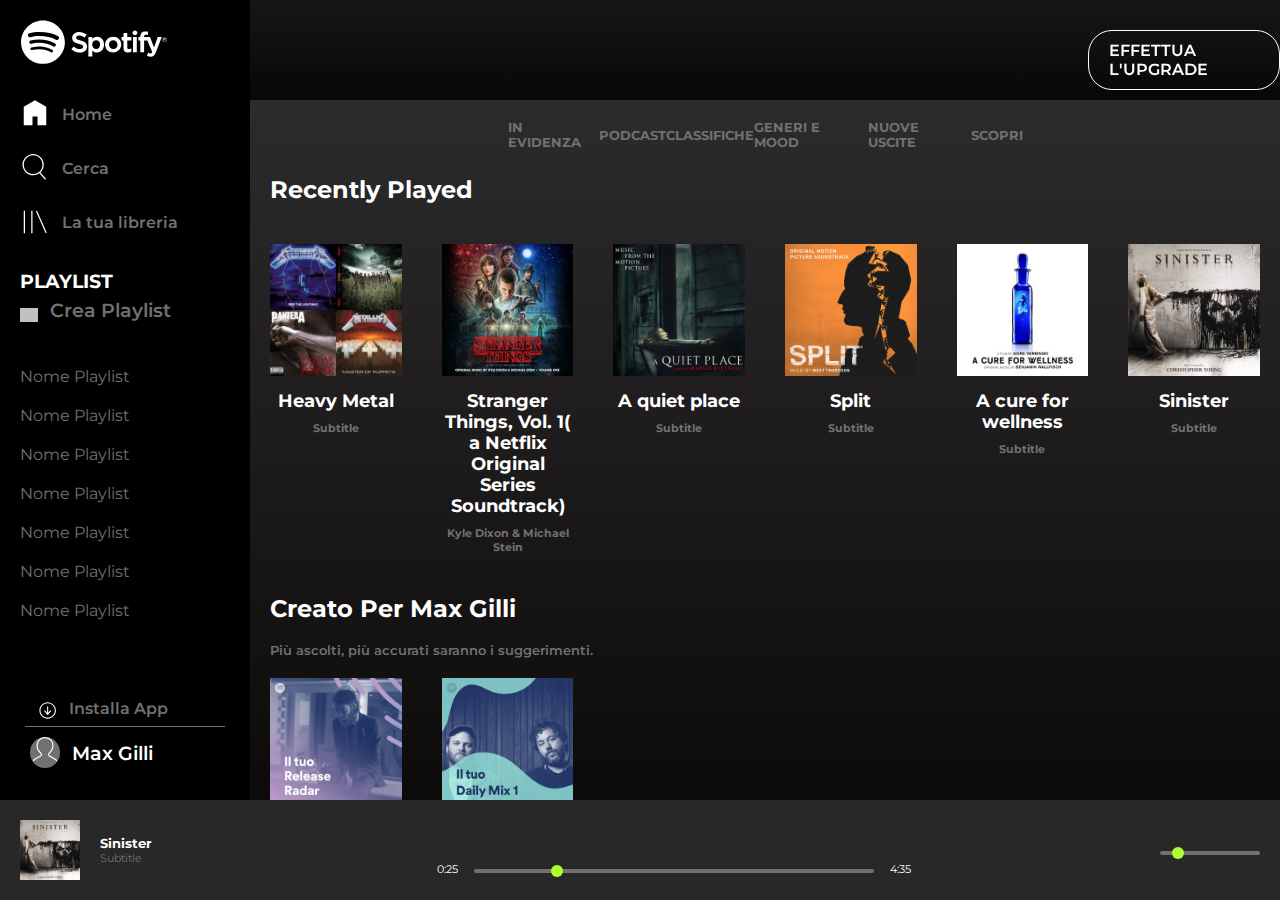
<file: index.html>
<!DOCTYPE html>
<html lang="en">
    <head>
        <link rel="icon" href="img/icon.jpg">
        <link rel="stylesheet" href="https://cdnjs.cloudflare.com/ajax/libs/font-awesome/6.4.2/css/all.min.css" integrity="sha512-z3gLpd7yknf1YoNbCzqRKc4qyor8gaKU1qmn+CShxbuBusANI9QpRohGBreCFkKxLhei6S9CQXFEbbKuqLg0DA==" crossorigin="anonymous" referrerpolicy="no-referrer" />
        <link rel="preconnect" href="https://fonts.googleapis.com">
        <link rel="preconnect" href="https://fonts.gstatic.com" crossorigin>
        <link href="https://fonts.googleapis.com/css2?family=Montserrat:ital,wght@0,100;0,200;0,400;0,500;0,600;0,700;0,800;0,900;1,600&display=swap" rel="stylesheet">
        <link rel="stylesheet" href="css/style.css">
        <meta charset="UTF-8">
        <meta name="viewport" content="width=device-width, initial-scale=1.0">
        <title>Spotify</title>
    </head>
    <body>
        <div class="wrapper">
            <main>
                <div class="small-header">
                    <div class="btn upgrade weight-600 px-20 py-10">EFFETTUA L'UPGRADE</div>
                </div>
                <aside class="side-bar">
                    <div class="top-sidebar">
                        <img class="logo py-20 px-20" src="img/logo.svg" alt="SpotifyLogo">
                        <img class="logo-small" src="img/logo-small.svg" alt="Logo">
                        <div class="option-container py-10">
                            <img class="icon-size" src="img/home.svg" alt="Home">
                            <p class="icon-text text-grey weight-600">Home</p>
                        </div>
                        <div class="option-container py-10">
                            <img class="icon-size" src="img/search.svg" alt="Cerca">
                            <p class="icon-text text-grey weight-600">Cerca</p>
                        </div>
                        <div class="option-container py-10">
                            <img class="icon-size" src="img/libreria.svg" alt="Libreria">
                            <p class="icon-text text-grey weight-600">La tua libreria</p>
                        </div>
                        <div class="playlist py-10">
                            <h3 class="py-10 px-20">PLAYLIST</h3>
                            <i class="plus fa-solid fa-plus"></i>
                            <p class="icon-text plus-text weight-600 text-grey mbot-20 font-1-2rem">Crea Playlist</p>
                        </div>    
                        <div class="nome-playlist">
                            <ul>
                                <li class="nome py-10 px-20 weight-400 text-grey">Nome Playlist</li>
                                <li class="nome py-10 px-20 weight-400 text-grey">Nome Playlist</li>
                                <li class="nome py-10 px-20 weight-400 text-grey">Nome Playlist</li>
                                <li class="nome py-10 px-20 weight-400 text-grey">Nome Playlist</li>
                                <li class="nome py-10 px-20 weight-400 text-grey">Nome Playlist</li>
                                <li class="nome py-10 px-20 weight-400 text-grey">Nome Playlist</li>
                                <li class="nome py-10 px-20 weight-400 text-grey">Nome Playlist</li>
                            </ul>
                        </div>
                    </div>
                    <div class="bottom-sidebar">
                        <div class="border-bottom px-10">
                            <img class="download" src="img/download.svg" alt="Download">
                            <p class="icon-text text-grey weight-600">Installa App</p>
                        </div>
                        <div class="profile-container py-10 px-10">
                            <img class="profile" src="img/profile.svg" alt="Profile">
                            <p class="icon-text weight-600 font-1-2rem px">Max Gilli</p>
                        </div>
                    </div>   
                </aside>
                <section class="main-content">
                    <nav class="main-navbar">
                        <ul class="nav-flex">
                            <li class="li-hover text-grey bold font-0-8rem ptop-20">IN EVIDENZA
                                <div class="border"></div>
                            </li>
                            <li class="li-hover text-grey bold font-0-8rem ptop-20">PODCAST
                                <div class="border"></div>
                            </li>
                            <li class="li-hover text-grey bold font-0-8rem ptop-20">CLASSIFICHE
                                <div class="border"></div>
                            </li>
                            <li class="li-hover text-grey bold font-0-8rem ptop-20">GENERI E MOOD
                                <div class="border"></div>
                            </li>
                            <li class="li-hover text-grey bold font-0-8rem ptop-20">NUOVE USCITE
                                <div class="border"></div>
                            </li>
                            <li class="li-hover text-grey bold font-0-8rem ptop-20">SCOPRI
                                <div class="border"></div>
                            </li>
                        </ul>
                    </nav>
                    <section class="main-section">
                        <h2 class="px-20 py-20">Recently Played</h2>
                        <div class="card-wrapper">
                            <div class="card px-20 py-20">
                                <div class="card-img">
                                    <div class="play-button">
                                        <i class="fa-solid fa-play circle"></i>
                                        <div class="dark-layer"></div>
                                    </div>
                                    <img src="img/metal_lifting.jpg" alt="Heavy Metal">
                                </div>
                                <div class="card-text">
                                    <h4 class="font-1-1rem text-align py-10">Heavy Metal</h4>
                                    <p class="font-0-6rem text-align bold text-grey">Subtitle</p>
                                </div>
                            </div>
                            <div class="card px-20 py-20">
                                <div class="card-img">
                                    <div class="play-button">
                                        <i class="fa-solid fa-play circle"></i>
                                        <div class="dark-layer"></div>
                                    </div>
                                    <img src="img/stranger.jpeg" alt="Stranger Things">
                                </div>
                                <div class="card-text">
                                    <h4 class="font-1-1rem text-align py-10">Stranger Things, Vol. 1( a Netflix Original Series Soundtrack)</h4>
                                    <p class="font-0-6rem text-align bold text-grey">Kyle Dixon & Michael Stein</p>
                                </div>
                            </div>
                            <div class="card px-20 py-20">
                                <div class="card-img">
                                    <div class="play-button">
                                        <i class="fa-solid fa-play circle"></i>
                                        <div class="dark-layer"></div>
                                    </div>
                                    <img src="img/aquietplace.jpeg" alt="A Quiet Place">
                                </div>
                                <div class="card-text">
                                    <h4 class="font-1-1rem text-align py-10">A quiet place</h4>
                                    <p class="font-0-6rem text-align bold text-grey">Subtitle</p>
                                </div>
                            </div>
                            <div class="card px-20 py-20">
                                <div class="card-img">
                                    <div class="play-button">
                                        <i class="fa-solid fa-play circle"></i>
                                        <div class="dark-layer"></div>
                                    </div>
                                    <img src="img/split.jpeg" alt="Split">
                                </div>
                                <div class="card-text">
                                    <h4 class="font-1-1rem text-align py-10">Split</h4>
                                    <p class="font-0-6rem text-align bold text-grey">Subtitle</p>
                                </div>
                            </div>
                            <div class="card px-20 py-20">
                                <div class="card-img">
                                    <div class="play-button">
                                        <i class="fa-solid fa-play circle"></i>
                                        <div class="dark-layer"></div>
                                    </div>
                                    <img src="img/cure.jpeg" alt="A Cure for Wellness">
                                </div>
                                <div class="card-text">
                                    <h4 class="font-1-1rem text-align py-10">A cure for wellness</h4>
                                    <p class="font-0-6rem text-align bold text-grey">Subtitle</p>
                                </div>
                            </div>
                            <div class="card px-20 py-20">
                                <div class="card-img">
                                    <div class="play-button">
                                        <i class="fa-solid fa-play circle"></i>
                                        <div class="dark-layer"></div>
                                    </div>
                                    <img src="img/sinister.jpeg" alt="Sinister">
                                </div>
                                <div class="card-text">
                                    <h4 class="font-1-1rem text-align py-10">Sinister</h4>
                                    <p class="font-0-6rem text-align bold text-grey">Subtitle</p>
                                </div>
                            </div>
                        </div>
                    </section>
                    <section class="main-section">
                        <h2 class="py-20 px-20">Creato Per Max Gilli</h2>
                        <p class="px-20 font-0-8rem text-grey weight-600">Più ascolti, più accurati saranno i suggerimenti.</p>
                        <div class="card-wrapper flex-start">
                            <div class="card py-20 px-20">
                                <div class="card-img">
                                    <div class="play-button">
                                        <i class="fa-solid fa-play circle"></i>
                                        <div class="dark-layer"></div>
                                    </div>
                                    <img src="img/radar.jpeg" alt="Release Radar">
                                </div>
                                <div class="card-text">
                                    <h4 class="text-align font-1-1rem py-10 px-20">Release Radar</h4>
                                </div>
                            </div>
                            <div class="card px-20 py-20">
                                <div class="card-img">
                                    <div class="play-button">
                                        <a href="pages/dailymix.html" class="fa-solid fa-play circle"></a>
                                        <div class="dark-layer"></div>
                                    </div>
                                    <img src="img/mixdaily.jpeg" alt="Daily Mix">
                                </div>
                                <div class="card-text">
                                    <h4 class="text-align font-1-1rem py-10 px-20">Daily Mix</h4>
                                </div>
                            </div>
                        </div>
                    </section>
                    <section class="main-section">
                        <h2 class="py-20 px-20">Artisti più popolari</h2>
                        <p class="px-20 font-0-8rem text-grey weight-600">Più ascolti, più accurati saranno i suggerimenti.</p>
                        <div class="card-wrapper flex-start">
                            <div class="card py-20 px-20">
                                <div class="card-img">
                                    <div class="play-button">
                                        <i class="fa-solid fa-play circle"></i>
                                        <div class="dark-layer circle"></div>
                                    </div>
                                    <img class="circle" src="img/youg.jpeg" alt="Lan Del Ray">
                                </div>
                                <div class="card-text">
                                    <h4 class="text-align font-1-1rem py-10 px-20">Lana Del Ray</h4>
                                </div>
                            </div>
                            <div class="card py-20 px-20">
                                <div class="card-img">
                                    <div class="play-button">
                                        <i class="fa-solid fa-play circle"></i>
                                        <div class="dark-layer circle"></div>
                                    </div>
                                    <img class="circle" src="img/einaudi.jpeg" alt="Einaudi">
                                </div>
                                <div class="card-text">
                                    <h4 class="text-align font-1-1rem py-10 px-20">Einaudi</h4>
                                </div>
                            </div>
                        </div>
                    </section>
                </section>
            </main>
            <div class="player-bar">
                <div class="player-bar-left">
                    <img class="px-20 py-10" src="img/sinister.jpeg" alt="Sinister">
                    <div>
                        <h5>Sinister</h6>
                        <p class="font-0-6rem text-grey weight-400">Subtitle</p>
                    </div>
                    <div class="icon-player icon-hover">
                        <i class="fa-regular fa-heart text-grey"></i>
                    </div>
                    <div class="icon-hover">
                        <i class="fa-regular fa-folder text-grey"></i>
                    </div>
                </div>
                <div class="player-bar-middle">
                    <div class="font-1-2rem playbar-buttons">
                        <i class="fa-solid fa-shuffle px-10"></i>
                        <i class="fa-solid fa-backward-step px-10"></i>
                        <i class="fa-regular fa-circle-play px-20 playbar-play-button"></i>
                        <i class="fa-solid fa-forward-step px-10"></i>
                        <i class="fa-solid fa-rotate-right px-10"></i>
                    </div>
                    <div class="rangebar">
                        <span class="font-0-6rem px-10">0:25</span>
                        <input type="range" min="1" max="1000" value="200" class="slider" id="playbar">
                        <span class="font-0-6rem px-10">4:35</span>
                    </div>
                </div>
                <div class="player-bar-right">
                    <div class="volume-container font-0-8rem">
                        <i class="fa-solid fa-bars px-10"></i>
                        <i class="fa-solid fa-display px-10"></i>
                        <i class="fa-solid fa-volume-high px-10"></i>
                        <input type="range" min="1" max="100" value="15" class="slider" id="volume">
                      </div>
                </div>
            </div>
        </div>  
    </body>
</html>
</file>
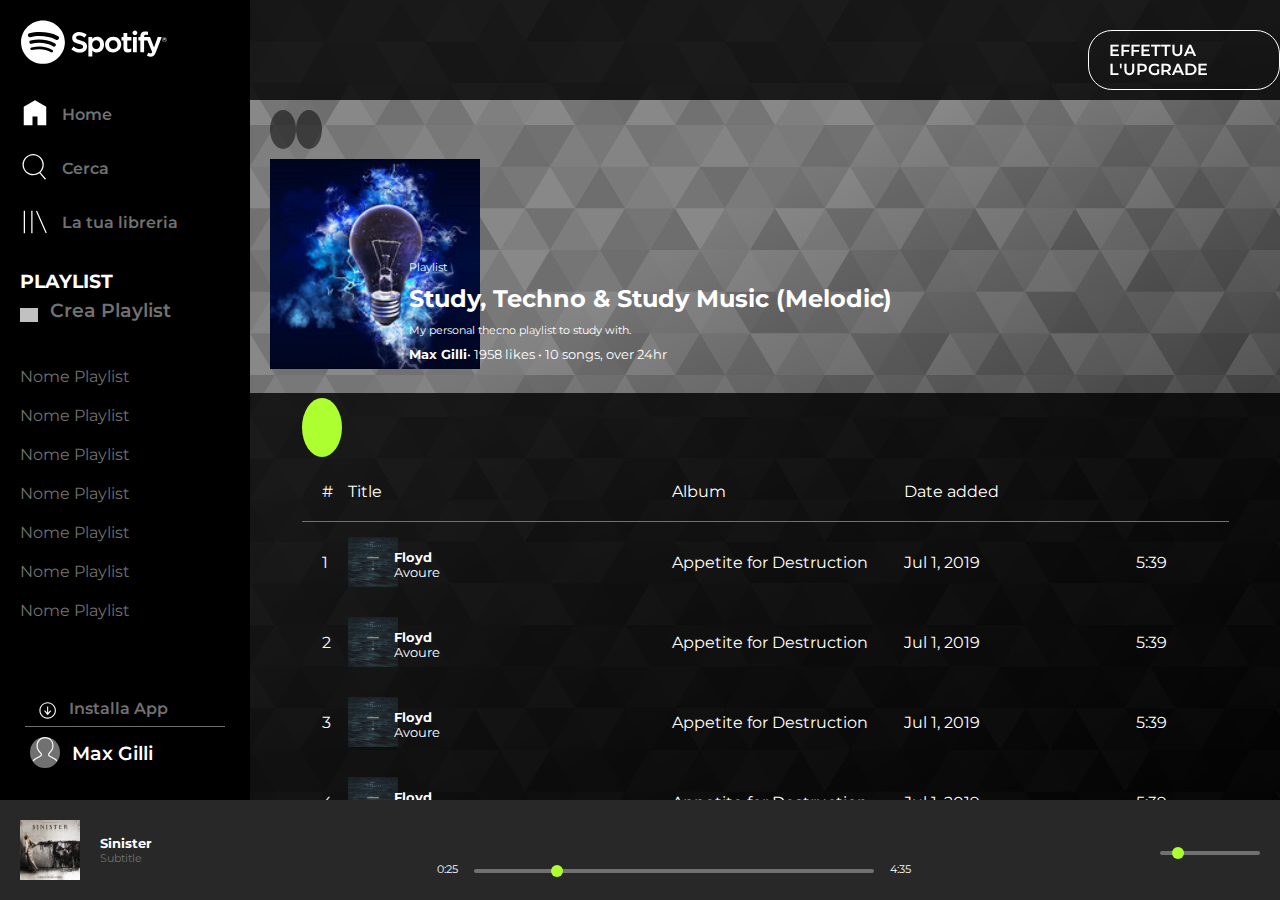
<file: pages/dailymix.html>
<!DOCTYPE html>
<html lang="en">
<head>
    <link rel="icon" href="../img/icon.jpg">
    <link rel="stylesheet" href="https://cdnjs.cloudflare.com/ajax/libs/font-awesome/6.4.2/css/all.min.css" integrity="sha512-z3gLpd7yknf1YoNbCzqRKc4qyor8gaKU1qmn+CShxbuBusANI9QpRohGBreCFkKxLhei6S9CQXFEbbKuqLg0DA==" crossorigin="anonymous" referrerpolicy="no-referrer" />
    <link rel="preconnect" href="https://fonts.googleapis.com">
    <link rel="preconnect" href="https://fonts.gstatic.com" crossorigin>
    <link href="https://fonts.googleapis.com/css2?family=Montserrat:ital,wght@0,100;0,200;0,400;0,500;0,600;0,700;0,800;0,900;1,600&display=swap" rel="stylesheet">
    <link rel="stylesheet" href="../css/style.css">
    <meta charset="UTF-8">
    <meta name="viewport" content="width=device-width, initial-scale=1.0">
    <title>Daily Mix</title>
</head>
<body>
    <div class="wrapper">
        <main>
            <div class="small-header">
                <div class="btn upgrade weight-600 px-20 py-10">EFFETTUA L'UPGRADE</div>
            </div>
            <aside class="side-bar">
                <div class="top-sidebar">
                    <img class="logo py-20 px-20" src="../img/logo.svg" alt="SpotifyLogo">
                    <div class="option-container py-10">
                        <img class="icon-size" src="../img/home.svg" alt="Home">
                        <p class="icon-text text-grey weight-600">Home</p>
                    </div>
                    <div class="option-container py-10">
                        <img class="icon-size" src="../img/search.svg" alt="Cerca">
                        <p class="icon-text text-grey weight-600">Cerca</p>
                    </div>
                    <div class="option-container py-10">
                        <img class="icon-size" src="../img/libreria.svg" alt="Libreria">
                        <p class="icon-text text-grey weight-600">La tua libreria</p>
                    </div>
                    <div class="playlist py-10">
                        <h3 class="py-10 px-20">PLAYLIST</h3>
                        <i class="plus fa-solid fa-plus"></i>
                        <p class="icon-text plus-text weight-600 text-grey mbot-20 font-1-2rem">Crea Playlist</p>
                    </div>    
                    <div class="nome-playlist">
                        <ul>
                            <li class="nome py-10 px-20 weight-400 text-grey">Nome Playlist</li>
                            <li class="nome py-10 px-20 weight-400 text-grey">Nome Playlist</li>
                            <li class="nome py-10 px-20 weight-400 text-grey">Nome Playlist</li>
                            <li class="nome py-10 px-20 weight-400 text-grey">Nome Playlist</li>
                            <li class="nome py-10 px-20 weight-400 text-grey">Nome Playlist</li>
                            <li class="nome py-10 px-20 weight-400 text-grey">Nome Playlist</li>
                            <li class="nome py-10 px-20 weight-400 text-grey">Nome Playlist</li>
                        </ul>
                    </div>
                </div>
                <div class="bottom-sidebar">
                    <div class="border-bottom px-10">
                        <img class="download" src="../img/download.svg" alt="Download">
                        <p class="icon-text text-grey weight-600">Installa App</p>
                    </div>
                    <div class="profile-container py-10 px-10">
                        <img class="profile" src="../img/profile.svg" alt="Profile">
                        <p class="icon-text weight-600 font-1-2rem px">Max Gilli</p>
                    </div>
                </div>   
            </aside>
            <section class="main-content main-content-daily">
                <section class="main-section main-daily">
                    <div class="chevron-buttons">
                        <a href="..//index.html" class="fa-solid fa-chevron-left"></a>
                        <i class="fa-solid fa-chevron-right"></i>
                    </div>
                    <div class="dailymix-header">
                        <div class="techno-img">
                            <img class="techno py-20 px-20" src="../img/techno.jpg" alt="Tecnho">
                        </div>
                        <div class="tecnho-text">
                            <p class="font-0-6rem">Playlist</p>
                            <h2 class="py-10">Study, Techno & Study Music (Melodic)</h2>
                            <p class="font-0-6rem">My personal thecno playlist to study with.</p>
                            <p class="font-0-8rem py-10"><span class="bold">Max Gilli</span>&bull; 1958 likes &bull; 10 songs, over 24hr</p>
                        </div>  
                    </div>
                    <div class="dailymix-body">
                        <div class="table-container">
                            <div class="button-container">
                                <div class="py-20 inline-block">
                                    <i class="fa-solid fa-play play-brani"></i>
                                </div>
                                <div class="inline-block">
                                    <i class="fa-regular fa-heart px-20 icon-mix"></i>
                                </div>
                                <div class="inline-block">
                                    <i class="fa-solid fa-ellipsis px-20 icon-mix"></i>
                                </div>
                            </div>
                            <div class="head py-20">
                                <div class="number">#</div>
                                <div class="title">Title</div>
                                <div class="album">Album</div>
                                <div class="data">Date added</div>
                                <div class="durata"><i class="fa-regular fa-clock"></i></div>
                            </div>
                            <div class="tbody">
                                <div class="number">1</div>
                                <div class="title">
                                    <div class="title-img">
                                        <img class="brani-img" src="../img/floyd.jpg" alt="">
                                    </div>
                                    <div class="title-text">
                                        <h5 class="px-10">Floyd</h5>
                                        <p class="px-10 font-0-8rem">Avoure</p>
                                    </div>
                                </div>
                                <div class="album">Appetite for Destruction</div>
                                <div class="data">Jul 1, 2019</div>
                                <div class="durata">5:39</div>
                            </div>
                            <div class="tbody">
                                <div class="number">2</div>
                                <div class="title">
                                    <div class="title-img">
                                        <img class="brani-img" src="../img/floyd.jpg" alt="">
                                    </div>
                                    <div class="title-text">
                                        <h5 class="px-10">Floyd</h5>
                                        <p class="px-10 font-0-8rem">Avoure</p>
                                    </div>
                                </div>
                                <div class="album">Appetite for Destruction</div>
                                <div class="data">Jul 1, 2019</div>
                                <div class="durata">5:39</div>
                            </div>
                            <div class="tbody">
                                <div class="number">3</div>
                                <div class="title">
                                    <div class="title-img">
                                        <img class="brani-img" src="../img/floyd.jpg" alt="">
                                    </div>
                                    <div class="title-text">
                                        <h5 class="px-10">Floyd</h5>
                                        <p class="px-10 font-0-8rem">Avoure</p>
                                    </div>
                                </div>
                                <div class="album">Appetite for Destruction</div>
                                <div class="data">Jul 1, 2019</div>
                                <div class="durata">5:39</div>
                            </div>
                            <div class="tbody">
                                <div class="number">4</div>
                                <div class="title">
                                    <div class="title-img">
                                        <img class="brani-img" src="../img/floyd.jpg" alt="">
                                    </div>
                                    <div class="title-text">
                                        <h5 class="px-10">Floyd</h5>
                                        <p class="px-10 font-0-8rem">Avoure</p>
                                    </div>
                                </div>
                                <div class="album">Appetite for Destruction</div>
                                <div class="data">Jul 1, 2019</div>
                                <div class="durata">5:39</div>
                            </div>
                            <div class="tbody">
                                <div class="number">5</div>
                                <div class="title">
                                    <div class="title-img">
                                        <img class="brani-img" src="../img/floyd.jpg" alt="">
                                    </div>
                                    <div class="title-text">
                                        <h5 class="px-10">Floyd</h5>
                                        <p class="px-10 font-0-8rem">Avoure</p>
                                    </div>
                                </div>
                                <div class="album">Appetite for Destruction</div>
                                <div class="data">Jul 1, 2019</div>
                                <div class="durata">5:39</div>
                            </div>
                            <div class="tbody">
                                <div class="number">6</div>
                                <div class="title">
                                    <div class="title-img">
                                        <img class="brani-img" src="../img/floyd.jpg" alt="">
                                    </div>
                                    <div class="title-text">
                                        <h5 class="px-10">Floyd</h5>
                                        <p class="px-10 font-0-8rem">Avoure</p>
                                    </div>
                                </div>
                                <div class="album">Appetite for Destruction</div>
                                <div class="data">Jul 1, 2019</div>
                                <div class="durata">5:39</div>
                            </div>
                            <div class="tbody">
                                <div class="number">7</div>
                                <div class="title">
                                    <div class="title-img">
                                        <img class="brani-img" src="../img/floyd.jpg" alt="">
                                    </div>
                                    <div class="title-text">
                                        <h5 class="px-10">Floyd</h5>
                                        <p class="px-10 font-0-8rem">Avoure</p>
                                    </div>
                                </div>
                                <div class="album">Appetite for Destruction</div>
                                <div class="data">Jul 1, 2019</div>
                                <div class="durata">5:39</div>
                            </div>
                            <div class="tbody">
                                <div class="number">8</div>
                                <div class="title">
                                    <div class="title-img">
                                        <img class="brani-img" src="../img/floyd.jpg" alt="">
                                    </div>
                                    <div class="title-text">
                                        <h5 class="px-10">Floyd</h5>
                                        <p class="px-10 font-0-8rem">Avoure</p>
                                    </div>
                                </div>
                                <div class="album">Appetite for Destruction</div>
                                <div class="data">Jul 1, 2019</div>
                                <div class="durata">5:39</div>
                            </div>
                            <div class="tbody">
                                <div class="number">9</div>
                                <div class="title">
                                    <div class="title-img">
                                        <img class="brani-img" src="../img/floyd.jpg" alt="">
                                    </div>
                                    <div class="title-text">
                                        <h5 class="px-10">Floyd</h5>
                                        <p class="px-10 font-0-8rem">Avoure</p>
                                    </div>
                                </div>
                                <div class="album">Appetite for Destruction</div>
                                <div class="data">Jul 1, 2019</div>
                                <div class="durata">5:39</div>
                            </div>
                            <div class="tbody">
                                <div class="number">10</div>
                                <div class="title">
                                    <div class="title-img">
                                        <img class="brani-img" src="../img/floyd.jpg" alt="">
                                    </div>
                                    <div class="title-text">
                                        <h5 class="px-10">Floyd</h5>
                                        <p class="px-10 font-0-8rem">Avoure</p>
                                    </div>
                                </div>
                                <div class="album">Appetite for Destruction</div>
                                <div class="data">Jul 1, 2019</div>
                                <div class="durata">5:39</div>
                            </div>
                            <div class="tbody">
                                <div class="number">11</div>
                                <div class="title">
                                    <div class="title-img">
                                        <img class="brani-img" src="../img/floyd.jpg" alt="">
                                    </div>
                                    <div class="title-text">
                                        <h5 class="px-10">Floyd</h5>
                                        <p class="px-10 font-0-8rem">Avoure</p>
                                    </div>
                                </div>
                                <div class="album">Appetite for Destruction</div>
                                <div class="data">Jul 1, 2019</div>
                                <div class="durata">5:39</div>
                            </div>
                        </div>
                    </div>
                </section>
                <section class="main-section">
                </section>
                <section class="main-section">
                </section>
            </section>
        </main>
        <div class="player-bar">
            <div class="player-bar-left">
                <img class="px-20 py-10" src="../img/sinister.jpeg" alt="Sinister">
                <div>
                    <h5>Sinister</h6>
                    <p class="font-0-6rem text-grey weight-400">Subtitle</p>
                </div>
                <div class="icon-player icon-hover">
                    <i class="fa-regular fa-heart text-grey"></i>
                </div>
                <div class="icon-hover">
                    <i class="fa-regular fa-folder text-grey"></i>
                </div>
            </div>
            <div class="player-bar-middle">
                <div class="font-1-2rem playbar-buttons">
                    <i class="fa-solid fa-shuffle px-10"></i>
                    <i class="fa-solid fa-backward-step px-10"></i>
                    <i class="fa-regular fa-circle-play px-20 playbar-play-button"></i>
                    <i class="fa-solid fa-forward-step px-10"></i>
                    <i class="fa-solid fa-rotate-right px-10"></i>
                </div>
                <div class="rangebar">
                    <span class="font-0-6rem px-10">0:25</span>
                    <input type="range" min="1" max="1000" value="200" class="slider" id="playbar">
                    <span class="font-0-6rem px-10">4:35</span>
                </div>
            </div>
            <div class="player-bar-right">
                <div class="volume-container font-0-8rem">
                    <i class="fa-solid fa-bars px-10"></i>
                    <i class="fa-solid fa-display px-10"></i>
                    <i class="fa-solid fa-volume-high px-10"></i>
                    <input type="range" min="1" max="100" value="15" class="slider" id="volume">
                  </div>
            </div>
        </div>
    </div>     
</body>
</html>
</file>
<file: css/style.css>
*{
    padding: 0;
    margin: 0;
    box-sizing: border-box;
}
:root {
	--color-dark-color: #141922;
	--color-dark-grey: #282828;
	--color-black: #000000;
	--color-white: #ffffff;
	--color-grey: #717171;
	--color-light-grey: #c1c1c1;
	--color-highlight: #adff2f;
    --color-gradient: linear-gradient(180deg, #575050 0%, rgba(16, 13, 13, 0.00) 100%);
}
body{
    font-family: 'Montserrat', sans-serif;
    color: var(--color-white);
}
/* ***********UTILITIES************* */
.debug{
    border: 1px solid white;
}
.icon-text{
    display: inline-block;
    font-size: 1rem;
    position: relative;
    bottom: 8px;
    left: 8px;
}
.px-10{
    padding-left: 10px;
    padding-right: 10px;
}
.py-10{
    padding-top: 10px;
    padding-bottom: 10px;
}
.px-20{
    padding-left: 20px;
    padding-right: 20px;
}
.py-20{
    padding-top: 20px;
    padding-bottom: 20px;
}
.ptop-20{
    padding-top: 20px;
    padding-bottom: 5px;
}
.pbot-10{
    padding-bottom: 10px;
}
.mbot-20{
    margin-bottom: 20px;
}
.text-grey{
    color: var(--color-grey);
}
.weight-400{
    font-weight: 400;
}
.weight-600{
    font-weight: 600;
}
.bold{
    font-weight: bold;
}
.font-1-4rem{
    font-size: 1.4rem;
}
.font-1-2rem{
    font-size: 1.2rem;
}
.font-1-1rem{
    font-size: 1.1rem;
}
.font-0-8rem{
    font-size: 0.8rem;
}
.font-0-6rem{
    font-size: 0.7rem;
}
.text-align{
    text-align: center;
}
.btn{
    border-radius: 1.5rem;
    border: 1px solid var(--color-white);
}
.circle{
    border-radius: 50%;
}
.inline-block{
    display: inline-block;
}
/* ************MAIN**************** */
.wrapper{
    width: 100%;
    height: 100vh;
}
main{
    height: calc(100% - 100px);
    width: 100%;;
    display: flex;
}
ul{
    list-style: none;
}
.small-header{
    height: 100px;
    width: 100%;
    background-color: rgba(0, 0, 0, 0.8);
    position: fixed;
    z-index: 10;
}
.side-bar{
    width: 250px;
    height: 100%;
    min-height: 480px;
    background-color: var(--color-black);
    z-index: 11;
    display: flex;
    flex-direction: column;
    justify-content: space-between;
    overflow-y: hidden;
}
.top-sidebar{
    width: 100%;
    height: calc(100% - 100px);
    overflow-y: hidden;
}
.bottom-sidebar{
    width: 100%;
    height: 100px;
}
.option-container{
    width: 100%;
}
.option-container:hover{
    border-left: 3px solid var(--color-highlight);
}
.option-container:hover .icon-text{
    color: var(--color-white);
}
.nome-playlist{
    overflow-y: auto;
}
.playlist:hover .icon-text{
    color: var(--color-white);
}
.playlist:hover .plus{
    background-color: var(--color-white);
}
.nome:hover{
    color: var(--color-white);
}
.border-bottom > .icon-text:hover{
    color:  var(--color-white);
}
.logo{
    width: 75%;
}
.logo-small{
    display: none;
}
.icon-size{
    width: 30px;
    height: 30px;
    display: inline-block;
    margin-left: 20px;
}
.plus-text{
    bottom: 5px;
}
.plus{
    background-color: var(--color-light-grey);
    color: var(--color-black);
    font-size: 25px;
    padding: 7px 9px;
    margin-left: 20px;
    display: inline-block;
}
.download{
    width: 12%;
}
.border-bottom{
    width: 80%;
    margin: 0 auto;
    border-bottom: 1px solid var(--color-grey);
}
.profile{
    width: 13%;
    background-color: var(--color-grey);
    border-radius: 50%;
    padding: 0px 1px;
    margin-left: 20px;
}
.main-content{
    height: 100%;
    width: calc(100% - 250px);
    background: linear-gradient(180deg, #756F6F 0%, #2D2C2C 11.46%, #0D0A0A 100%);
    overflow-y: auto;
    position: relative;
    bottom: 0;
    right: 0;
}
.main-content-daily{
    background-color: #7A7A7A;
    background-image: url("data:image/svg+xml,%3Csvg xmlns='http://www.w3.org/2000/svg' width='100%25'%3E%3Cdefs%3E%3ClinearGradient id='a' gradientUnits='userSpaceOnUse' x1='0' x2='0' y1='0' y2='100%25' gradientTransform='rotate(330,1280,645)'%3E%3Cstop offset='0' stop-color='%237A7A7A'/%3E%3Cstop offset='1' stop-color='%23000000'/%3E%3C/linearGradient%3E%3Cpattern patternUnits='userSpaceOnUse' id='b' width='300' height='250' x='0' y='0' viewBox='0 0 1080 900'%3E%3Cg fill-opacity='0.1'%3E%3Cpolygon fill='%23444' points='90 150 0 300 180 300'/%3E%3Cpolygon points='90 150 180 0 0 0'/%3E%3Cpolygon fill='%23AAA' points='270 150 360 0 180 0'/%3E%3Cpolygon fill='%23DDD' points='450 150 360 300 540 300'/%3E%3Cpolygon fill='%23999' points='450 150 540 0 360 0'/%3E%3Cpolygon points='630 150 540 300 720 300'/%3E%3Cpolygon fill='%23DDD' points='630 150 720 0 540 0'/%3E%3Cpolygon fill='%23444' points='810 150 720 300 900 300'/%3E%3Cpolygon fill='%23FFF' points='810 150 900 0 720 0'/%3E%3Cpolygon fill='%23DDD' points='990 150 900 300 1080 300'/%3E%3Cpolygon fill='%23444' points='990 150 1080 0 900 0'/%3E%3Cpolygon fill='%23DDD' points='90 450 0 600 180 600'/%3E%3Cpolygon points='90 450 180 300 0 300'/%3E%3Cpolygon fill='%23666' points='270 450 180 600 360 600'/%3E%3Cpolygon fill='%23AAA' points='270 450 360 300 180 300'/%3E%3Cpolygon fill='%23DDD' points='450 450 360 600 540 600'/%3E%3Cpolygon fill='%23999' points='450 450 540 300 360 300'/%3E%3Cpolygon fill='%23999' points='630 450 540 600 720 600'/%3E%3Cpolygon fill='%23FFF' points='630 450 720 300 540 300'/%3E%3Cpolygon points='810 450 720 600 900 600'/%3E%3Cpolygon fill='%23DDD' points='810 450 900 300 720 300'/%3E%3Cpolygon fill='%23AAA' points='990 450 900 600 1080 600'/%3E%3Cpolygon fill='%23444' points='990 450 1080 300 900 300'/%3E%3Cpolygon fill='%23222' points='90 750 0 900 180 900'/%3E%3Cpolygon points='270 750 180 900 360 900'/%3E%3Cpolygon fill='%23DDD' points='270 750 360 600 180 600'/%3E%3Cpolygon points='450 750 540 600 360 600'/%3E%3Cpolygon points='630 750 540 900 720 900'/%3E%3Cpolygon fill='%23444' points='630 750 720 600 540 600'/%3E%3Cpolygon fill='%23AAA' points='810 750 720 900 900 900'/%3E%3Cpolygon fill='%23666' points='810 750 900 600 720 600'/%3E%3Cpolygon fill='%23999' points='990 750 900 900 1080 900'/%3E%3Cpolygon fill='%23999' points='180 0 90 150 270 150'/%3E%3Cpolygon fill='%23444' points='360 0 270 150 450 150'/%3E%3Cpolygon fill='%23FFF' points='540 0 450 150 630 150'/%3E%3Cpolygon points='900 0 810 150 990 150'/%3E%3Cpolygon fill='%23222' points='0 300 -90 450 90 450'/%3E%3Cpolygon fill='%23FFF' points='0 300 90 150 -90 150'/%3E%3Cpolygon fill='%23FFF' points='180 300 90 450 270 450'/%3E%3Cpolygon fill='%23666' points='180 300 270 150 90 150'/%3E%3Cpolygon fill='%23222' points='360 300 270 450 450 450'/%3E%3Cpolygon fill='%23FFF' points='360 300 450 150 270 150'/%3E%3Cpolygon fill='%23444' points='540 300 450 450 630 450'/%3E%3Cpolygon fill='%23222' points='540 300 630 150 450 150'/%3E%3Cpolygon fill='%23AAA' points='720 300 630 450 810 450'/%3E%3Cpolygon fill='%23666' points='720 300 810 150 630 150'/%3E%3Cpolygon fill='%23FFF' points='900 300 810 450 990 450'/%3E%3Cpolygon fill='%23999' points='900 300 990 150 810 150'/%3E%3Cpolygon points='0 600 -90 750 90 750'/%3E%3Cpolygon fill='%23666' points='0 600 90 450 -90 450'/%3E%3Cpolygon fill='%23AAA' points='180 600 90 750 270 750'/%3E%3Cpolygon fill='%23444' points='180 600 270 450 90 450'/%3E%3Cpolygon fill='%23444' points='360 600 270 750 450 750'/%3E%3Cpolygon fill='%23999' points='360 600 450 450 270 450'/%3E%3Cpolygon fill='%23666' points='540 600 630 450 450 450'/%3E%3Cpolygon fill='%23222' points='720 600 630 750 810 750'/%3E%3Cpolygon fill='%23FFF' points='900 600 810 750 990 750'/%3E%3Cpolygon fill='%23222' points='900 600 990 450 810 450'/%3E%3Cpolygon fill='%23DDD' points='0 900 90 750 -90 750'/%3E%3Cpolygon fill='%23444' points='180 900 270 750 90 750'/%3E%3Cpolygon fill='%23FFF' points='360 900 450 750 270 750'/%3E%3Cpolygon fill='%23AAA' points='540 900 630 750 450 750'/%3E%3Cpolygon fill='%23FFF' points='720 900 810 750 630 750'/%3E%3Cpolygon fill='%23222' points='900 900 990 750 810 750'/%3E%3Cpolygon fill='%23222' points='1080 300 990 450 1170 450'/%3E%3Cpolygon fill='%23FFF' points='1080 300 1170 150 990 150'/%3E%3Cpolygon points='1080 600 990 750 1170 750'/%3E%3Cpolygon fill='%23666' points='1080 600 1170 450 990 450'/%3E%3Cpolygon fill='%23DDD' points='1080 900 1170 750 990 750'/%3E%3C/g%3E%3C/pattern%3E%3C/defs%3E%3Crect x='0' y='0' fill='url(%23a)' width='100%25' height='100%25'/%3E%3Crect x='0' y='0' fill='url(%23b)' width='100%25' height='100%25'/%3E%3C/svg%3E");
    background-attachment: fixed;
    background-size: cover;
}
.player-bar{
    height: 100px;
    width: 100%;
    background-color:var(--color-dark-grey);
    position: fixed;
    bottom: 0;
    z-index: 12;
    display: flex;
    justify-content: space-between;
    align-items: center;
}
.upgrade{
    margin-left: 85%;
    margin-top: 30px;
    display: inline-block;
    z-index: 13;
    color: white;
    cursor: pointer;
}
.upgrade:hover{
    padding: 15px 30px;
    color: var(--color-highlight);
    margin-top: 25px;
    text-decoration: underline;
    border: 2px solid var(--color-grey);
    transition: 0.2s linear;
}
.main-daily{
    margin-top: 120px;
}
.chevron-buttons{
    margin-left: 20px;
}
.chevron-buttons > i, .chevron-buttons > a{
    background-color: rgba(0, 0, 0, 0.5);
    border-radius: 50%;
    padding: 10px 13px;
    cursor: pointer;
    text-decoration: none;
    color:  var(--color-white);
}
.techno{
    width: 250px;
    height: 250px;
    object-fit: cover;
}
.dailymix-header{
    width: 100%;
}
.techno-img{
    width: 15%;
    display: inline-block;
}
.tecnho-text{
    display: inline-block;
    vertical-align: 30px;
}
.dailymix-body{
    width: 100%;
    background-color: rgba(0, 0, 0, 0.8);
    overflow-y: auto;
}
.table-container{
    width: 90%;
    margin: 0 auto;
}
.head{
    width: 100%;
    min-height: 30px;
    display: flex;
    align-items: center;
    border-bottom: 1px solid var(--color-grey);
}
.button-container{
    width: 100%;
}
.play-brani{
    color: var(--color-black);
    background-color: var(--color-highlight);
    font-size: 1.5rem;
    border-radius: 50%;
    padding: 15px 20px;
}
.icon-mix{
    font-size: 20px;
}
.tbody{
    width: 100%;
    min-height: 80px;
    display: flex;
    align-items: center;
    cursor: pointer;
}
.tbody:hover{
    background-color: var(--color-grey);
    border-radius: 0.5rem;
}
.number{
    width: 5%;
    display: inline-block;
    padding-left: 20px;
}
.title{
    width: 35%;
    display: inline-block;
}
.album{
    width: 25%;
    display: inline-block;
}
.data{
    width: 25%;
    display: inline-block;
}
.durata{
    width: 8%;
    display: inline-block;
}
.title-img{
    width: 10%;
    display: inline-block;
}
.title-text{
    width: 74%;
    display: inline-block;
}
.brani-img{
    width: 50px;
    vertical-align: -10px;
}
.main-navbar{
    margin-top: 100px;
}
.main-navbar > ul{
    width: 50%;
    margin: 0 auto;
    display: flex;
    justify-content: space-evenly;
    align-items: center;
}
.li-hover{
    position: relative;
}
.border{
    width: 40px;
    position: absolute;
    bottom: 0;
    left: 50%;
    transform: translate(-50%, -50%);
}
.li-hover:hover{
    color: var(--color-white);
}
.li-hover:hover .border{
    border-bottom: 2px solid var(--color-highlight);
}
.main-section{
    width: 100%;
}
.card-wrapper{
    width: 100%;
    display: flex;
    justify-content: center;
    flex-wrap: wrap;
}
.flex-start{
    justify-content: flex-start;
}
.card{
    width: calc(100% / 6);
}
.card-img{
    width: 100%;
    position: relative;
}
.card-img > img{
    width: 100%;
    overflow: hidden;
}
.play-button{
    display: none;
}
.play-button > i, .play-button > a{
    background-color: var(--color-highlight);
    color: var(--color-black);
    font-size: 30px;
    padding: 15px 20px;
    position: absolute;
    left: 50%;
    top: 50%;
    transform: translate(-50%, -50%);
    z-index: 5;
    cursor: pointer;
    text-decoration: none;
}
.card:hover .play-button{
    display: block;
}
.dark-layer{
    width: 100%;
    height: 99%;
    background-color: rgba(0, 0, 0, 0.6);
    display: none;
    position: absolute;
    z-index: 4;
}
.card:hover .dark-layer{
    display: block;
}
.player-bar{
    z-index: 100;
}
.player-bar-left{
    width: 250px;
    display: flex;
    align-items: center;
}
.card-text{
    width: 100%;
}
.player-bar-left > img{
    width: 40%;
}
.icon-player{
    margin-left: 40px;
    margin-right: 20px;
}
.playbar-buttons{
    margin-left: 138px;
}
.icon-hover:hover .text-grey{
    color: var(--color-white);
}
.playbar-play-button{
    font-size: 1.8rem;
    cursor: pointer;
}
.playbar-play-button:hover{
    animation: playturn 0.2s  linear;
}
@keyframes playturn{
    0%{
        transform: rotate(1turn);
    }
}
#playbar{
    height: 4px;
    appearance: none;
    width: 400px;
    margin: 2px;
    border-radius: 8px;
    transition: 0.2s ease;
    background-color: var(--color-grey);
 }
#volume{
    height: 4px;
    appearance: none;
    width: 100px;
    margin: 2px;
    border-radius: 8px;
    transition: 0.2s ease;
    background-color: var(--color-grey);
    margin-right: 20px;

}
input[type="range"]::-webkit-slider-thumb {
    -webkit-appearance: none;
    width: 12px;
    height: 12px;
    border-radius: 50%;
    background-color: var(--color-highlight);

} 
  /* ***************MEDIA************** */
@media screen and (max-width: 1200px){
    .card{
        width: calc(100% / 4);
    }
    .card-wrapper{
        justify-content: flex-start;
    }
    .nav-flex{
        display: flex;
        justify-content:space-between;
        align-items: center;
        flex-flow: row wrap;
        gap: 10px;
    }
    .upgrade{
        margin-left: 900px;
    }
    .title-text{
        padding-left: 15px;
    }
}
@media screen and (max-width: 992px){
    .card{
        width: calc(100% / 3);
    }
    .card-wrapper{
        justify-content: flex-start;
    }
    .nav-flex{
        display: flex;
        justify-content:flex-start;
        align-items: center;
        flex-flow: row wrap;
        gap: 10px;
    }
    .upgrade{
        margin-left: 730px;
    }
    .title-text{
        padding-left: 20px;
    }
}
@media screen and (max-width: 768px){
    .card{
        width: calc(100% / 2);
    }
    .card-wrapper{
        justify-content: flex-start;
    }
    .nav-flex{
        display: flex;
        justify-content:flex-start;
        align-items: center;
        flex-flow: row wrap;
        gap: 20px;
    }
    .player-bar-right{
        display: none;
    }
    .upgrade{
        margin-left: 400px;
    }
    .number{
        width: 8%;
    }
    .title-text{
        padding-left: 25px;
    }
}
@media screen and (max-width: 576px){
    .card{
        width: 100%;
    }
    .card-wrapper{
        justify-content: flex-start;
    }
    .player-bar-left{
        display: none;
    }
    .player-bar-right{
        display: none;
    }
    .player-bar{
        display: flex;
        justify-content: center;
    }
    .nav-flex{
        display: flex;
        justify-content: center;
        align-items: center;
        flex-flow: row wrap;
        gap: 10px;
    }
    .upgrade{
        margin-left: 300px;
    }
    .data{
        display: none;
    }
    .durata{
        width: 10%;
    }
    .album{
        width: 40%;
        font-size: 0.8rem;
        padding-top: 3px;
        padding-left: 10px;
    }
    .number{
        width: 15%;
    }
    .title-text{
        padding-left: 30px;
    }
}
@media screen and (max-width: 480px){
    .card{
        width: 100%;
    }
    .card-wrapper{
        justify-content: flex-start;
    }
    .player-bar-left{
        display: none;
    }
    .player-bar-right{
        display: none;
    }
    .player-bar{
        display: flex;
        justify-content: center;
    }
    .nav-flex{
        display: flex;
        justify-content: center;
        align-items: center;
        flex-flow: row wrap;
        gap: 10px;
    }
    .upgrade{
        margin-left: 180px;
    }
    .side-bar{
        width: 100px;
    }
    .main-content{
        width: calc(100% - 100px);
    }
    .option-container > .icon-text{
        display: none;
    }
    .nome-playlist{
        display: none;
    }
    .playlist{
        display: none;
    }
    .logo{
        display: none;
    }
    .logo-small{
        display: block;
        width: 50px;
        margin-top: 20px;
        margin-left: 20px;
        padding-bottom: 20px;
    }
    .rangebar{
        width: 100%;
        margin: 0 auto;
    }
    .player-bar-middle{
        height: 50%;
    }
    #playbar{
        height: 4px;
        appearance: none;
        width: 160px;
        margin: 2px;
        border-radius: 8px;
        transition: 0.2s ease;
        background-color: var(--color-grey);
    }
    .playbar-buttons{
        margin-left: 20px;
    }
    .bottom-sidebar{
        width: 100%;
        height: 150px;
    }
    .profile-container{
        width: 100%;
        height: 50%;
    }
    .border-bottom {
        width: 100%;
        height: 50%;
    }
}
</file>
